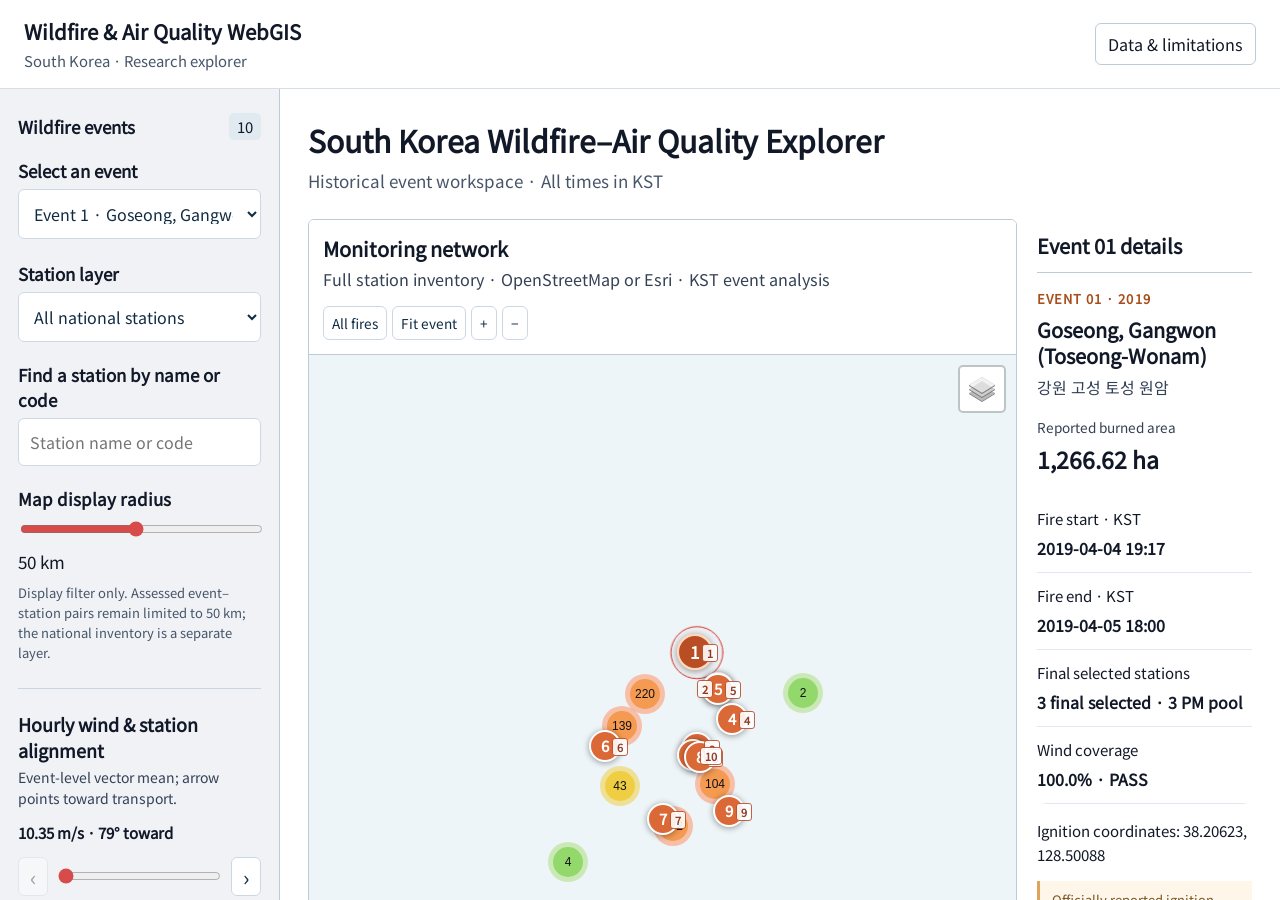
<file: index.html>
<!DOCTYPE html>
<html lang="en">
<head>
  <meta charset="UTF-8">
  <meta name="viewport" content="width=device-width, initial-scale=1.0">
  <title>South Korea Wildfire–Air Quality WebGIS</title>
  <style>
    html, body {
      margin: 0;
      width: 100%;
      height: 100%;
      overflow: hidden;
    }
    iframe {
      width: 100%;
      height: 100%;
      border: none;
      display: block;
    }
  </style>
</head>
<body>
  <iframe
    src="./07_WebGIS/"
    title="South Korea Wildfire–Air Quality WebGIS">
  </iframe>
</body>
</html>
</file>
